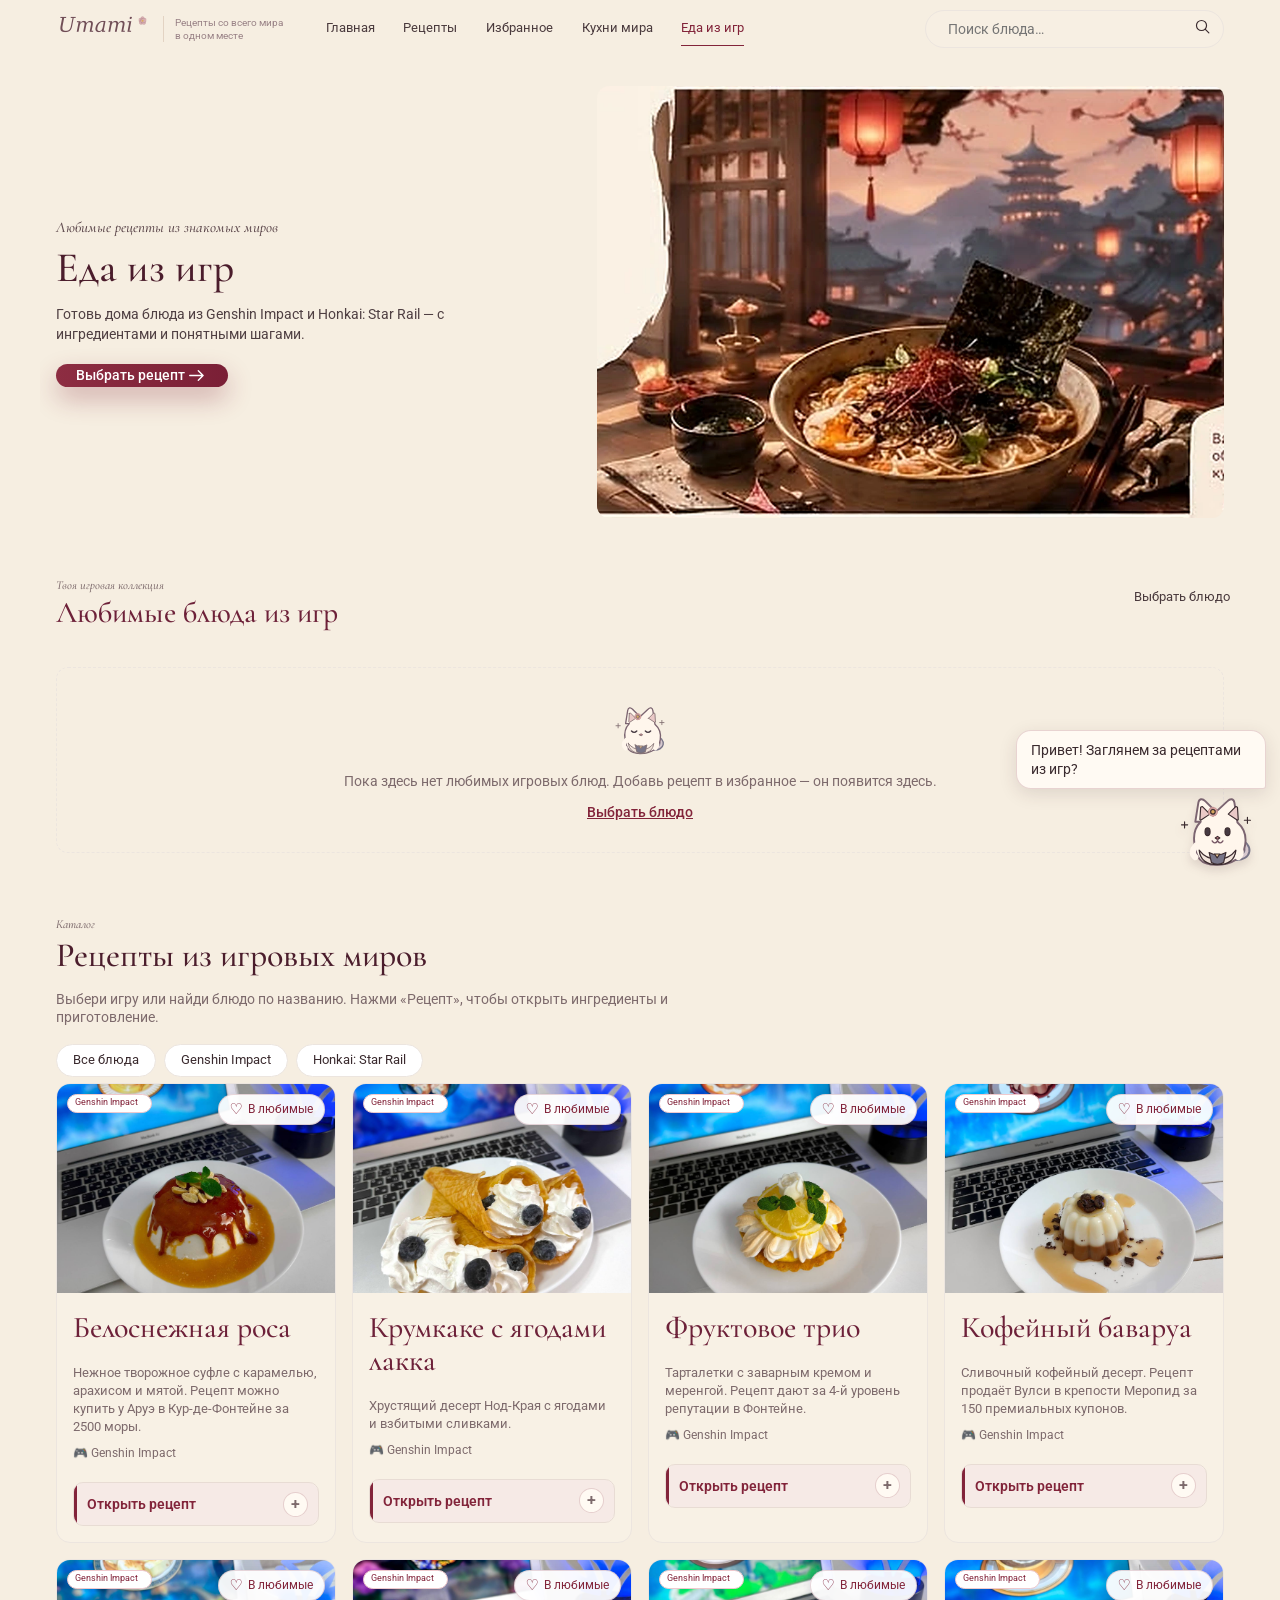
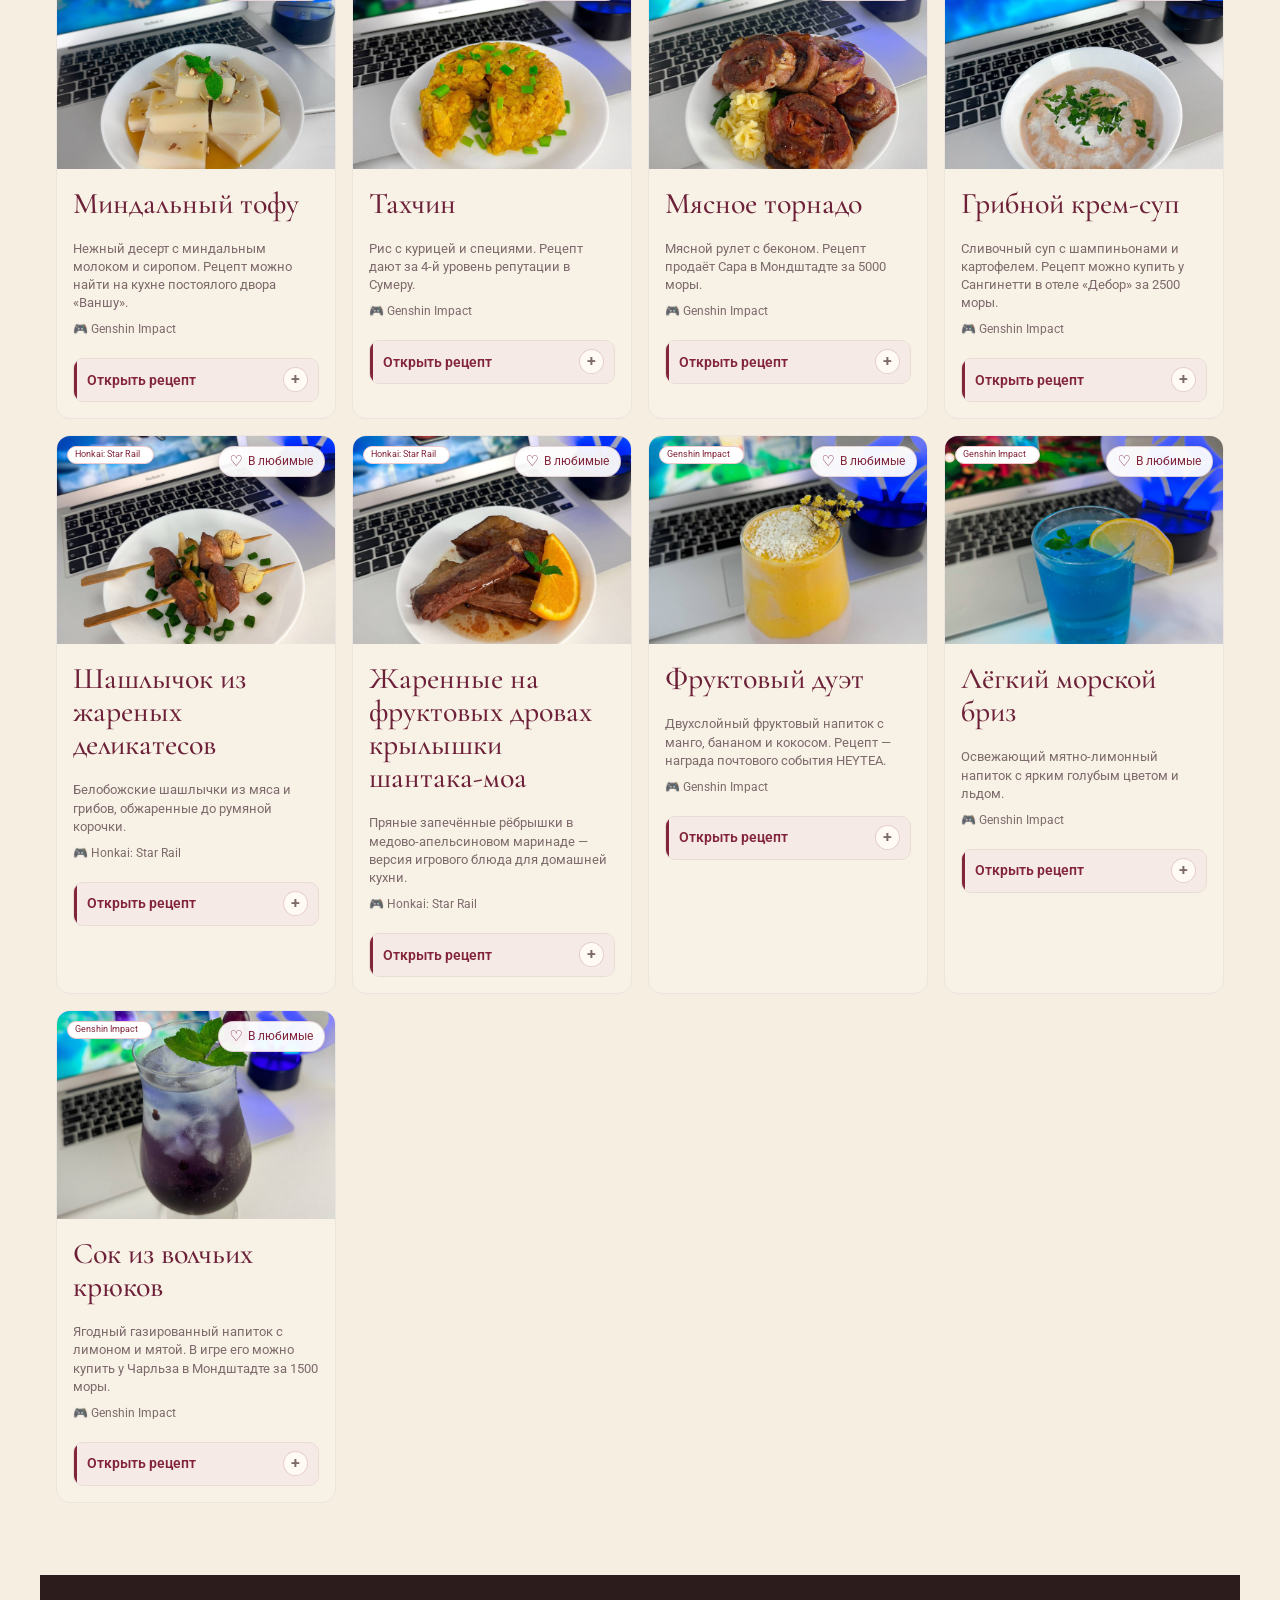
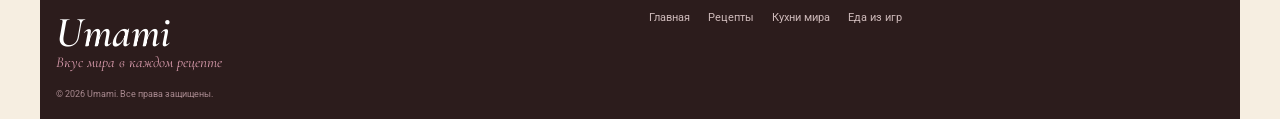
<file: games.html>
<!DOCTYPE html>
<html lang="ru">
<head>
<meta charset="UTF-8">
<meta name="viewport" content="width=device-width, initial-scale=1">
<meta name="description" content="Рецепты блюд из Genshin Impact и Honkai: Star Rail, которые можно приготовить дома.">
<title>Еда из игр — Umami</title>
<link rel="preconnect" href="https://fonts.googleapis.com">
<link href="https://fonts.googleapis.com/css2?family=Cormorant+Garamond:ital,wght@0,500;0,600;1,500;1,600&family=Roboto:wght@400;500&display=swap" rel="stylesheet">
<link rel="stylesheet" href="css/style.css">
</head>
<body>
<div class="page page-sub page-onepage" id="top">
<header class="header">
  <a class="logo" href="index.html#top" aria-label="Umami — на главную"><img src="assets/images/logo.webp" alt="Umami"><small>Рецепты со всего мира<br>в одном месте</small></a>
  <button class="burger" id="burger" aria-label="Открыть меню" aria-expanded="false"><span></span><span></span><span></span></button>
  <nav class="nav" id="nav">
    <a href="index.html#top">Главная</a>
    <a href="index.html#recipeCatalog">Рецепты</a>
    <a href="#gameFavorites">Избранное</a>
    <a href="index.html#cuisines">Кухни мира</a>
    <a href="games.html" class="active" aria-current="page">Еда из игр</a>
  </nav>
  <form class="search" id="searchForm" role="search">
    <input type="search" id="search" placeholder="Поиск блюда…" aria-label="Поиск блюда">
    <button aria-label="Искать"><svg viewBox="0 0 24 24"><circle cx="11" cy="11" r="6.5"/><path d="m16 16 4.500 4.500"/></svg></button>
  </form>
</header>

<section class="hero">
  <div class="hero-text">
    <p class="kicker">Любимые рецепты из знакомых миров</p>
    <h1>Еда из игр</h1>
    <p class="lead">Готовь дома блюда из Genshin Impact и Honkai: Star Rail — с ингредиентами и понятными шагами.</p>
    <a class="btn" href="#gameRecipes"><span>Выбрать рецепт</span><svg class="go" viewBox="0 0 24 24"><path d="M5 12h14m-5-5 5 5-5 5"/></svg></a>
  </div>
  <img class="hero-img" src="assets/images/hero.webp" alt="Вдохновение для приготовления новых блюд">
</section>

<section class="sec pop-sec" id="gameFavorites">
  <p class="kicker">Твоя игровая коллекция</p>
  <h2>Любимые блюда из игр</h2>
  <a href="#gameRecipes" class="more">Выбрать блюдо</a>
  <div class="recipe-grid favorite-grid" id="gameFavoriteList" aria-live="polite"></div>
  <p id="gameFavoriteStatus" class="game-empty" role="status" aria-live="polite"></p>
  <div class="empty favorite-empty" id="gameFavoritesEmpty">
    <p>Пока здесь нет любимых игровых блюд. Добавь рецепт в избранное — он появится здесь.</p>
    <a class="favorite-empty-link" href="#gameRecipes">Выбрать блюдо</a>
  </div>
</section>

<section class="sec all-sec" id="gameRecipes">
  <p class="kicker">Каталог</p>
  <h1>Рецепты из игровых миров</h1>
  <p class="lead-sub">Выбери игру или найди блюдо по названию. Нажми «Рецепт», чтобы открыть ингредиенты и приготовление.</p>
  <div class="qnav" id="gameFilters" aria-label="Фильтр по игре">
    <button class="qchip" type="button" data-game-filter="all" aria-pressed="true">Все блюда</button>
    <button class="qchip" type="button" data-game-filter="genshin" aria-pressed="false">Genshin Impact</button>
    <button class="qchip" type="button" data-game-filter="hsr" aria-pressed="false">Honkai: Star Rail</button>
  </div>
  <div class="recipe-grid" id="gameRecipeList" aria-live="polite"></div>
  <p class="game-empty" id="gameEmpty" hidden>Ничего не найдено. Попробуй изменить поиск или выбрать другую игру.</p>
</section>

<footer class="footer">
  <div class="flogo"><span class="logo-t">Umami</span><small>Вкус мира в каждом рецепте</small></div>
  <nav class="fnav"><a href="index.html#top">Главная</a><a href="index.html#recipeCatalog">Рецепты</a><a href="index.html#cuisines">Кухни мира</a><a href="games.html" aria-current="page">Еда из игр</a></nav>
  <p class="copy">© 2026 Umami. Все права защищены.</p>
</footer>
</div>
<script src="js/mascot.js"></script>
<script src="js/recipe-viewer.js"></script>
<script src="js/game-food.js"></script>
</body>
</html>
</file>
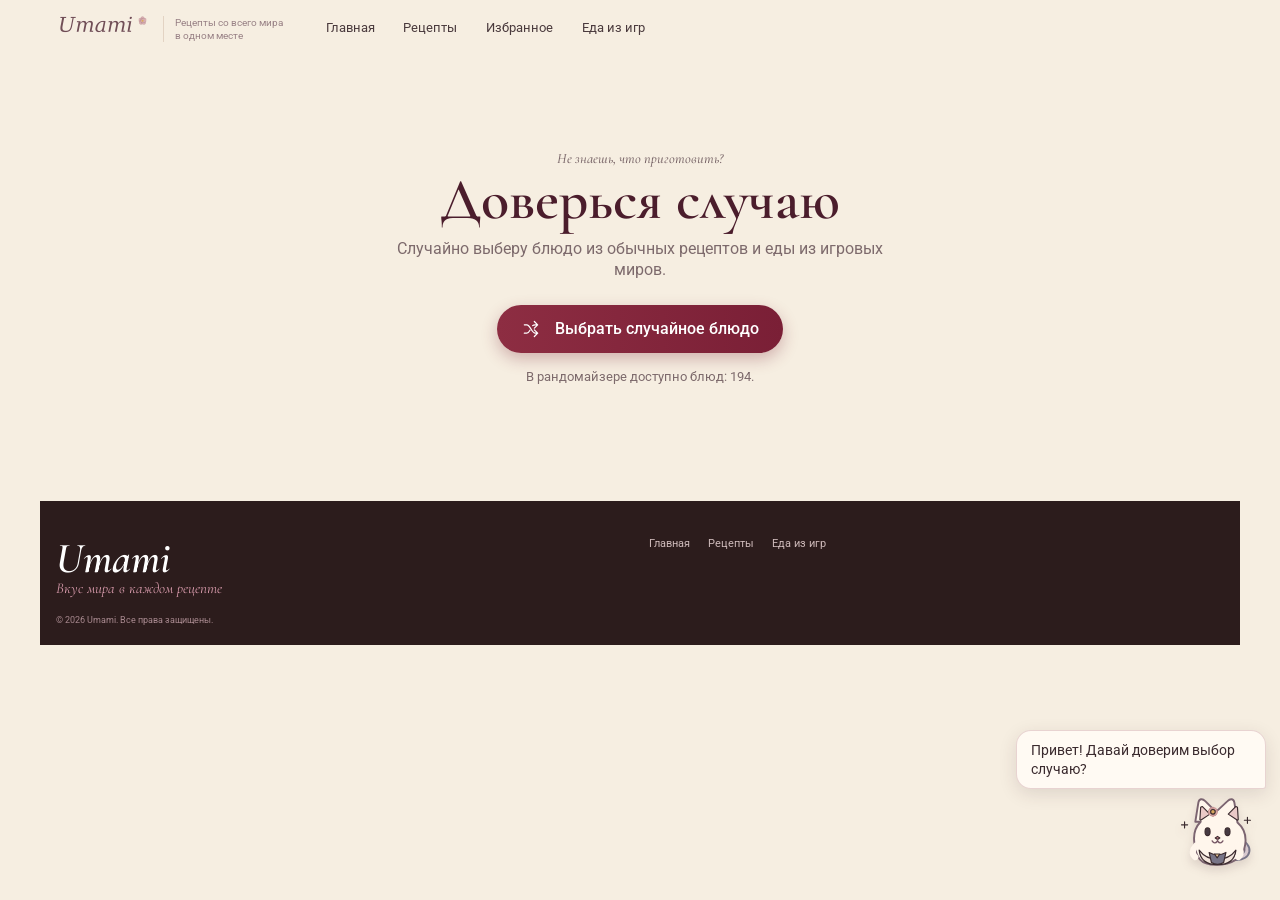
<file: randomizer.html>
<!DOCTYPE html>
<html lang="ru">
<head>
<meta charset="UTF-8">
<meta name="viewport" content="width=device-width, initial-scale=1">
<meta name="description" content="Случайный выбор рецепта из каталога Umami и еды из игр.">
<title>Случайный рецепт — Umami</title>
<link rel="preconnect" href="https://fonts.googleapis.com">
<link href="https://fonts.googleapis.com/css2?family=Cormorant+Garamond:ital,wght@0,500;0,600;1,500;1,600&family=Roboto:wght@400;500&display=swap" rel="stylesheet">
<link rel="stylesheet" href="css/style.css">
</head>
<body>
<div class="page page-sub page-onepage" id="top">
<header class="header">
  <a class="logo" href="index.html#top" aria-label="Umami — на главную"><img src="assets/images/logo.webp" alt="Umami"><small>Рецепты со всего мира<br>в одном месте</small></a>
  <button class="burger" id="burger" aria-label="Открыть меню" aria-expanded="false"><span></span><span></span><span></span></button>
  <nav class="nav" id="nav">
    <a href="index.html#top">Главная</a>
    <a href="index.html#recipeCatalog">Рецепты</a>
    <a href="index.html#recipes">Избранное</a>
    <a href="games.html">Еда из игр</a>
  </nav>
</header>

<main class="randomizer-page">
  <section class="randomizer-intro">
    <p class="kicker">Не знаешь, что приготовить?</p>
    <h1>Доверься случаю</h1>
    <p>Случайно выберу блюдо из обычных рецептов и еды из игровых миров.</p>
    <button class="btn randomize-button" id="randomize" type="button" disabled>
      <svg viewBox="0 0 24 24" aria-hidden="true"><path d="M4 7h3c4 0 6 10 10 10h3m-4-4 4 4-4 4M4 17h3c1.5 0 2.7-1.6 3.8-3.5M14 8c1-1 1.8-1 3-1h3m-4-4 4 4-4 4"/></svg>
      <span>Загружаю рецепты…</span>
    </button>
    <p class="randomizer-status" id="randomizerStatus" role="status" aria-live="polite">Собираю блюда из каталога…</p>
  </section>

  <section class="random-result" id="randomResult" aria-live="polite" hidden>
    <a class="random-result-link" id="randomResultLink">
      <img class="random-result-image" id="randomResultImage" alt="">
      <span class="random-result-content">
        <span class="kicker" id="randomResultCategory"></span>
        <strong id="randomResultTitle"></strong>
        <span id="randomResultDescription"></span>
        <span class="random-result-cta">Открыть рецепт <span aria-hidden="true">→</span></span>
      </span>
    </a>
  </section>
</main>

<footer class="footer">
  <div class="flogo"><span class="logo-t">Umami</span><small>Вкус мира в каждом рецепте</small></div>
  <nav class="fnav"><a href="index.html#top">Главная</a><a href="index.html#recipeCatalog">Рецепты</a><a href="games.html">Еда из игр</a></nav>
  <p class="copy">© 2026 Umami. Все права защищены.</p>
</footer>
</div>
<script src="js/mascot.js"></script>
<script src="js/game-food.js"></script>
<script src="js/randomizer.js"></script>
</body>
</html>
</file>
<file: css/style.css>
/* База (планшет/телефон) — гибкая вёрстка. Десктоп ≥1024px — точная раскладка референса: 1rem = 10px макета 896px */
:root {
  --bg: #f6eee1;
  --wine: #82243a;
  --h1: #4b1d2c;
  --h2: #6d2139;
  --ink: #3a2a2e;
  --mute: #7d6a6c;
  --line: #ece5df;
  --banner: #f2e5d4;
  --foot: #2c1c1c;
  --serif: "Cormorant Garamond", Georgia, serif;
  --sans: "Roboto", system-ui, sans-serif;
}
* {
  box-sizing: border-box;
  margin: 0;
}
[hidden] {
  display: none !important;
}
html {
  scroll-behavior: smooth;
  scroll-padding-top: 60px;
}
body {
  font-family: var(--sans);
  color: var(--ink);
  background: var(--bg);
  font-size: 15px;
  line-height: 1.45;
  overflow-x: hidden;
}
img {
  display: block;
  max-width: 100%;
}
a {
  color: inherit;
  text-decoration: none;
}
button {
  font: inherit;
  cursor: pointer;
  border: 0;
  background: none;
  color: inherit;
}
:focus-visible {
  outline: 2px solid var(--wine);
  outline-offset: 2px;
}
svg {
  fill: none;
  stroke: currentColor;
  stroke-width: 1.5;
  stroke-linecap: round;
  stroke-linejoin: round;
}
.page {
  position: relative;
  overflow: hidden;
}
.deco {
  display: none;
}
.header {
  position: sticky;
  top: 0;
  z-index: 20;
  display: flex;
  flex-wrap: wrap;
  align-items: center;
  gap: 10px 14px;
  padding: 10px 16px;
  background: var(--bg);
}
.logo {
  display: flex;
  align-items: center;
}
.logo img {
  height: 38px;
  width: auto;
}
.logo small {
  display: none;
}
.burger {
  display: flex;
  flex-direction: column;
  gap: 5px;
  margin-left: auto;
  padding: 8px;
}
.burger span {
  width: 22px;
  height: 2px;
  background: var(--wine);
}
.nav {
  display: none;
  order: 9;
  width: 100%;
  flex-direction: column;
  gap: 4px;
}
.nav.open {
  display: flex;
}
.nav a {
  padding: 8px 0;
}
.nav a.active {
  color: var(--wine);
  font-weight: 500;
}
.search {
  display: flex;
  align-items: center;
  order: 8;
  flex: 1 1 100%;
  border: 1px solid var(--line);
  border-radius: 30px;
  padding: 0 6px 0 14px;
  background: var(--bg);
}
.search input {
  flex: 1;
  min-width: 0;
  border: 0;
  background: none;
  padding: 9px 0;
  font: 14px var(--sans);
  outline: 0;
}
.search svg,
.profile svg {
  width: 18px;
  height: 18px;
}
.search button {
  padding: 6px;
}
.profile {
  padding: 6px;
}
.profile svg {
  width: 24px;
  height: 24px;
}
.kicker {
  font: italic 500 16px var(--serif);
  color: var(--mute);
}
.hero {
  padding: 10px 16px 0;
}
.hero-text {
  margin-bottom: 20px;
}
.hero h1 {
  font: 500 42px/1.05 var(--serif);
  color: var(--h1);
  margin: 10px 0 14px;
}
.lead {
  color: var(--mute);
  max-width: 360px;
  margin-bottom: 20px;
  font-size: 14px;
}
.btn {
  display: inline-flex;
  align-items: center;
  gap: 14px;
  background: linear-gradient(90deg, #8d2d42, #7a1f36);
  color: #fff;
  padding: 14px 24px;
  border-radius: 40px;
  font-weight: 500;
  box-shadow: 0 6px 16px rgba(122, 35, 56, 0.3);
  transition: transform 0.2s;
}
.btn:hover {
  transform: translateY(-2px);
}
.btn svg {
  width: 18px;
  height: 18px;
}
.btn.small {
  padding: 10px 18px;
  font-size: 13px;
  box-shadow: none;
}
.spark {
  opacity: 0.9;
}
.hero-img {
  width: 100%;
  border-radius: 12px;
}
.entry-links {
  display: grid;
  grid-template-columns: repeat(2, minmax(0, 1fr));
  gap: 14px;
  padding: 8px 16px 0;
  max-width: 1200px;
  margin: 0 auto;
}
.entry-card {
  min-width: 0;
  min-height: 82px;
  display: flex;
  align-items: center;
  gap: 14px;
  padding: 10px 16px 10px 10px;
  border: 1px solid #e7dcd3;
  border-radius: 15px;
  background: linear-gradient(110deg, #fffaf3, #f2e5d4);
  box-shadow: 0 5px 16px rgba(80, 40, 50, 0.07);
  transition:
    transform 0.2s,
    box-shadow 0.2s,
    border-color 0.2s;
}
.entry-card:hover {
  transform: translateY(-2px);
  border-color: #d7b9b3;
  box-shadow: 0 9px 22px rgba(80, 40, 50, 0.12);
}
.entry-card > img {
  flex: 0 0 60px;
  width: 60px;
  height: 60px;
  object-fit: cover;
  border-radius: 11px;
}
.entry-copy {
  min-width: 0;
  display: grid;
  gap: 3px;
}
.entry-copy strong {
  color: var(--h2);
  font: 600 18px/1.1 var(--serif);
}
.entry-copy small {
  color: var(--mute);
  font-size: 12px;
  line-height: 1.35;
}
.entry-card > svg {
  flex: 0 0 20px;
  width: 20px;
  height: 20px;
  margin-left: auto;
  color: var(--wine);
}
.leaf {
  display: none;
}
.sec {
  padding: 30px 16px 0;
  position: relative;
}
.sec h2 {
  font: 500 28px/1.1 var(--serif);
  color: var(--h2);
}
.fh,
.fh2,
.fb,
.pagoda,
.more {
  display: none;
}
.cats {
  display: grid;
  grid-template-columns: repeat(2, 1fr);
  gap: 12px;
  margin-top: 16px;
}
.cat {
  padding: 0;
  position: relative;
  border-radius: 14px;
  overflow: hidden;
  color: #fff;
  text-align: left;
  background: linear-gradient(var(--t), var(--b));
  display: block;
  min-height: 210px;
}
.cat .ph {
  position: absolute;
  left: 0;
  top: 0;
  width: 100%;
  aspect-ratio: 1.3;
  object-fit: cover;
}
.cat .ic {
  position: absolute;
  left: 10px;
  bottom: 12px;
  width: 30px;
}
.cat b {
  position: absolute;
  left: 46px;
  bottom: 28px;
  font-weight: 400;
  font-size: 14px;
}
.cat span {
  position: absolute;
  left: 46px;
  bottom: 10px;
  font-size: 11px;
  opacity: 0.85;
}
.cards {
  display: grid;
  grid-template-columns: repeat(2, 1fr);
  gap: 12px;
  margin-top: 16px;
}
.card {
  position: relative;
  background: var(--bg);
  border: 1px solid var(--line);
  border-radius: 10px;
  overflow: hidden;
  padding-bottom: 12px;
}
.card .ph {
  aspect-ratio: 1.4;
  width: 100%;
  object-fit: cover;
}
.card h3 {
  font: 500 15px var(--sans);
  padding: 10px 12px 6px;
}
.tag {
  margin-left: 12px;
  font-size: 11px;
  color: var(--wine);
  background: #fbe9ea;
  border: 1px solid #efc9cd;
  border-radius: 10px;
  padding: 1px 9px;
  display: inline-block;
}
.meta {
  display: flex;
  gap: 14px;
  align-items: center;
  padding: 10px 12px 0;
  font-size: 12px;
  color: var(--mute);
}
.meta span {
  display: flex;
  gap: 4px;
  align-items: center;
}
.meta svg {
  width: 12px;
}
.open {
  margin-left: auto;
  width: 24px;
  height: 24px;
  border-radius: 50%;
  background: var(--wine);
  color: #fff;
  display: grid;
  place-items: center;
}
.open svg {
  width: 12px;
}
.fav {
  position: absolute;
  top: 8px;
  right: 8px;
  width: 30px;
  height: 30px;
  border-radius: 50%;
  background: rgba(255, 248, 238, 0.92);
  display: grid;
  place-items: center;
  color: var(--wine);
}
.fav svg {
  width: 15px;
}
.fav[aria-pressed="true"] svg {
  fill: var(--wine);
}
.empty {
  grid-column: 1/-1;
  padding: 30px;
  text-align: center;
  color: var(--mute);
  border: 1px dashed var(--line);
  border-radius: 12px;
}
.empty button {
  color: var(--wine);
  text-decoration: underline;
}
.promo {
  background: linear-gradient(90deg, var(--banner), var(--bg));
  border-radius: 14px;
  overflow: hidden;
}
.street {
  width: 100%;
  height: 180px;
  object-fit: cover;
}
.promo-text {
  padding: 20px;
  display: flex;
  flex-direction: column;
  gap: 10px;
  align-items: flex-start;
}
.promo h2 {
  font: 500 28px/1.05 var(--serif);
  color: var(--h1);
}
.pp {
  font-size: 13px;
  color: var(--mute);
}
.why h3 {
  font: italic 500 22px var(--serif);
  color: var(--h2);
  margin-bottom: 14px;
}
.why-grid {
  display: grid;
  gap: 18px;
}
.why-grid div {
  display: grid;
  grid-template-columns: 50px 1fr;
  column-gap: 12px;
}
.why i {
  grid-row: span 2;
  width: 44px;
  height: 44px;
  border-radius: 50%;
  background: #fbeeea;
  border: 1px solid #efd9d3;
  display: grid;
  place-items: center;
  color: var(--wine);
}
.why i svg {
  width: 22px;
}
.why b {
  font-size: 13px;
  font-weight: 500;
  align-self: end;
}
.why span {
  font-size: 12px;
  color: var(--mute);
}
.footer {
  position: relative;
  margin-top: 50px;
  background: var(--foot);
  color: #e9d9d6;
  padding: 36px 16px 18px;
  display: grid;
  gap: 18px;
}
.wave {
  position: absolute;
  left: 0;
  top: -15px;
  width: 100%;
  height: 16px;
  fill: var(--foot);
  stroke: none;
}
.logo-t {
  font: italic 600 34px var(--serif);
  color: #fff;
}
.bud {
  width: 14px;
  vertical-align: top;
}
.flogo small {
  display: block;
  color: #d9a9b4;
  font: italic 14px var(--serif);
}
.fnav {
  display: flex;
  flex-wrap: wrap;
  gap: 6px 18px;
  font-size: 13px;
  color: #cdb6b6;
}
.social {
  display: flex;
  gap: 12px;
}
.social svg {
  width: 18px;
}
.sub label {
  font-size: 12px;
  color: #c9a9ae;
  display: block;
  margin-bottom: 6px;
}
.sub div {
  display: flex;
  background: rgba(255, 255, 255, 0.1);
  border-radius: 24px;
  padding: 3px;
}
.sub input {
  flex: 1;
  min-width: 0;
  background: none;
  border: 0;
  color: #fff;
  padding: 7px 12px;
  outline: 0;
  font: 13px var(--sans);
}
.sub button {
  width: 34px;
  height: 30px;
  border-radius: 15px;
  background: var(--wine);
  color: #fff;
  display: grid;
  place-items: center;
}
.sub button svg {
  width: 14px;
}
#subMsg {
  font-size: 12px;
  min-height: 16px;
  margin-top: 6px;
}
.copy {
  font-size: 11px;
  color: #a98a92;
}
dialog {
  border: 0;
  border-radius: 20px;
  background: var(--bg);
  color: var(--ink);
  width: min(680px, 92vw);
  max-height: 88vh;
  padding: 0;
  overflow: auto;
}
dialog::backdrop {
  background: rgba(44, 28, 28, 0.6);
}
dialog img {
  width: 100%;
  height: 240px;
  object-fit: cover;
}
.mb {
  padding: 22px 26px 28px;
}
.mb h2 {
  font: 500 34px var(--serif);
  color: var(--h2);
}
.mb ul,
.mb ol {
  padding-left: 20px;
  margin: 8px 0 16px;
}
.mb li {
  margin: 5px 0;
}
.mb h4 {
  padding: 7px 10px;
  border-left: 3px solid var(--wine);
  border-radius: 0 8px 8px 0;
  background: rgba(130, 36, 58, 0.08);
  font: 600 19px var(--serif);
  color: var(--h1);
  margin-top: 14px;
}
.close {
  position: absolute;
  top: 10px;
  right: 14px;
  z-index: 2;
  width: 34px;
  height: 34px;
  border-radius: 50%;
  background: var(--bg);
  font-size: 22px;
  color: var(--wine);
}
.toast {
  position: fixed;
  left: 50%;
  bottom: 24px;
  transform: translate(-50%, 30px);
  background: var(--foot);
  color: #fff;
  padding: 10px 20px;
  border-radius: 24px;
  font-size: 13px;
  opacity: 0;
  pointer-events: none;
  transition: 0.3s;
  z-index: 50;
}
.toast.show {
  opacity: 1;
  transform: translate(-50%, 0);
}
#auth {
  width: min(400px, 92vw);
  border-radius: 20px;
  padding: 0;
}
.auth-box {
  padding: 34px 32px 26px;
  text-align: center;
}
.auth-bud {
  display: inline-grid;
  place-items: center;
  width: 52px;
  height: 52px;
  border-radius: 50%;
  background: #fbeeea;
  margin-bottom: 10px;
}
.auth-bud svg {
  width: 24px;
}
.auth-box h2 {
  font: 500 30px var(--serif);
  color: var(--h2);
}
.auth-sub {
  font-size: 13px;
  color: var(--mute);
  margin: 6px 0 20px;
}
.field {
  text-align: left;
  margin-bottom: 14px;
}
.field label {
  display: block;
  font-size: 12px;
  color: var(--mute);
  margin-bottom: 5px;
}
.field input {
  width: 100%;
  border: 1px solid var(--line);
  border-radius: 12px;
  background: #fff;
  padding: 11px 14px;
  font: 14px var(--sans);
  outline: 0;
  transition: border-color 0.2s;
}
.field input:focus {
  border-color: var(--wine);
}
.field:last-of-type input {
  padding-right: 44px;
}
#passEye {
  position: absolute;
  transform: translate(-36px, 32px);
  opacity: 0.55;
  font-size: 14px;
}
#authMsg {
  font-size: 12px;
  min-height: 16px;
  margin: 4px 0 10px;
  text-align: left;
}
.auth-btn {
  width: 100%;
  background: linear-gradient(90deg, #8d2d42, #7a1f36);
  color: #fff;
  padding: 13px;
  border-radius: 30px;
  font-weight: 500;
  font-size: 14px;
  box-shadow: 0 6px 16px rgba(122, 35, 56, 0.3);
  transition: transform 0.2s;
}
.auth-btn:hover {
  transform: translateY(-2px);
}
.auth-switch {
  font-size: 13px;
  color: var(--mute);
  margin-top: 16px;
}
.auth-switch button {
  color: var(--wine);
  text-decoration: underline;
  font-size: 13px;
}
.auth-note {
  font-size: 11px;
  color: #b3a29f;
  margin-top: 14px;
}
.profile {
  display: flex;
  align-items: center;
  gap: 8px;
}
.profile .uname {
  display: none;
  font-size: 13px;
  font-weight: 500;
  color: var(--wine);
  white-space: nowrap;
}
/* страница всех рецептов */
.all-sec {
  padding: 30px 16px;
}
.all-sec h1 {
  font: 500 34px/1.1 var(--serif);
  color: var(--h1);
  margin: 6px 0 16px;
}
.filters {
  display: flex;
  flex-wrap: wrap;
  gap: 8px;
  margin-bottom: 18px;
}
.chip {
  border: 1px solid var(--line);
  background: #fff;
  border-radius: 20px;
  padding: 7px 16px;
  font-size: 13px;
  color: var(--ink);
  transition: 0.2s;
}
.chip:hover {
  border-color: var(--wine);
  color: var(--wine);
}
.chip.on {
  background: var(--wine);
  border-color: var(--wine);
  color: #fff;
}
.recipe-grid {
  display: grid;
  grid-template-columns: repeat(auto-fill, minmax(250px, 1fr));
  gap: 16px;
  margin-top: 6px;
}
.show-all {
  display: block;
  margin: 24px auto 0;
  padding: 11px 22px;
  border: 1px solid var(--wine);
  border-radius: 24px;
  background: var(--wine);
  color: #fff;
  font-weight: 500;
  transition:
    background 0.2s,
    transform 0.2s;
}
.show-all:hover {
  background: #6f1d31;
  transform: translateY(-2px);
}
.rcard {
  background: #f8f1e5;
  border: 1px solid var(--line);
  border-radius: 14px;
  overflow: hidden;
  display: flex;
  flex-direction: column;
  transition:
    transform 0.2s,
    box-shadow 0.2s;
}
.rcard:hover {
  transform: translateY(-0.3rem);
  box-shadow: 0 1rem 2rem rgba(80, 40, 50, 0.15);
}
.rimg {
  position: relative;
}
.favorite-toggle {
  position: absolute;
  z-index: 2;
  top: 10px;
  right: 10px;
  display: inline-flex;
  align-items: center;
  gap: 5px;
  max-width: calc(100% - 20px);
  padding: 7px 11px;
  border: 1px solid rgba(130, 36, 58, 0.18);
  border-radius: 20px;
  background: rgba(255, 255, 255, 0.94);
  color: var(--wine);
  font-size: 12px;
  line-height: 1.2;
  box-shadow: 0 2px 8px rgba(58, 42, 46, 0.12);
}
.favorite-toggle[aria-pressed="true"] {
  border-color: var(--wine);
  background: var(--wine);
  color: #fff;
}
.favorite-toggle span:first-child {
  font-size: 15px;
  line-height: 1;
}
.rimg img {
  width: 100%;
  aspect-ratio: 4/3;
  object-fit: cover;
  display: block;
}
.rimg .tag {
  position: absolute;
  left: 10px;
  top: 10px;
  margin: 0;
  background: #fff;
}
.rbody {
  padding: 14px 16px 16px;
  display: flex;
  flex-direction: column;
  gap: 2px;
  flex: 1;
}
.rbody h2 {
  font: 500 20px var(--serif);
  color: var(--h2);
}
.rdesc {
  font-size: 13px;
  color: var(--mute);
  line-height: 1.4;
  margin: 2px 0 4px;
}
.rmeta {
  display: flex;
  flex-wrap: wrap;
  gap: 4px 12px;
  font-size: 12px;
  color: var(--mute);
  margin: 4px 0 8px;
}
.rdet {
  margin-top: 10px;
  overflow: hidden;
  border: 1px solid #e8dcd4;
  border-radius: 10px;
  background: #fffaf3;
}
.rdet summary {
  cursor: pointer;
  min-height: 42px;
  padding: 8px 10px;
  border-left: 3px solid var(--wine);
  background: rgba(130, 36, 58, 0.07);
  font: 600 14px/1.3 var(--sans);
  color: var(--wine);
  list-style: none;
  display: flex;
  align-items: center;
  gap: 6px;
  transition: background 0.2s;
}
.rdet summary:hover,
.rdet[open] summary {
  background: rgba(130, 36, 58, 0.12);
}
.rdet summary::-webkit-details-marker {
  display: none;
}
.rdet summary::after {
  content: "+";
  margin-left: auto;
  flex: 0 0 23px;
  width: 23px;
  height: 23px;
  display: grid;
  place-items: center;
  border: 1px solid rgba(130, 36, 58, 0.2);
  border-radius: 50%;
  background: #fffaf3;
  font-size: 16px;
  color: var(--mute);
}
.rdet[open] summary::after {
  content: "–";
}
.rdet summary b {
  padding: 2px 7px;
  border-radius: 12px;
  background: #fffaf3;
  font-weight: 400;
  color: var(--mute);
  font-size: 12px;
}
.rdet-section-title {
  margin: 0;
  padding: 10px 14px 0;
  font: 600 14px/1.3 var(--sans);
  color: var(--wine);
}
.rdet .ring,
.rdet .rsteps {
  padding: 4px 14px 10px 32px;
  margin: 0;
}
.ring {
  padding-left: 18px;
  margin: 8px 0 4px;
}
.ring li,
.rsteps li {
  margin: 3px 0;
  font-size: 13px;
  line-height: 1.45;
}
.rsteps {
  padding-left: 18px;
  margin: 8px 0 4px;
}
.favorite-grid {
  margin-top: 18px;
}
.favorite-empty {
  margin-top: 18px;
}
.favorite-empty p {
  margin-bottom: 12px;
}
.favorite-empty button {
  color: var(--wine);
  font-weight: 500;
  text-decoration: underline;
}
.favorite-empty-link {
  color: var(--wine);
  font-weight: 500;
  text-decoration: underline;
}
.game-empty {
  margin-top: 20px;
  color: var(--mute);
}
@media (min-width: 640px) {
  .cats {
    grid-template-columns: repeat(3, 1fr);
  }
  .cards {
    grid-template-columns: repeat(3, 1fr);
  }
  .why-grid {
    grid-template-columns: 1fr 1fr;
  }
  .footer {
    grid-template-columns: 1fr 1fr;
  }
}

@media (min-width: 1024px) {
  html {
    font-size: clamp(10px, calc(100vw / 89.6), 17.86px);
    scroll-padding-top: 6rem;
  }
  body {
    font-size: 1rem;
    line-height: 1.3;
  }
  .page {
    width: 89.6rem;
    margin: 0 auto;
    height: 120rem;
  }
  .burger,
  .fh,
  .fh2,
  .fb,
  .pagoda,
  .more,
  .deco,
  .leaf {
    display: block;
  }
  .header {
    position: sticky;
    height: 5rem;
    padding: 0.4rem 0 0 6.8rem;
    gap: 0;
    flex-wrap: nowrap;
  }
  .logo {
    width: 18.2rem;
  }
  .logo img {
    height: 3.8rem;
  }
  .logo small {
    display: block;
    white-space: nowrap;
    margin: 0.1rem 0 0 0.9rem;
    padding-left: 0.8rem;
    border-left: 1px solid #e3d3c3;
    font-size: 0.68rem;
    line-height: 1.35;
    color: #9a8387;
  }
  .burger {
    display: none;
  }
  .nav {
    display: flex;
    order: 0;
    width: auto;
    flex-direction: row;
    gap: 2rem;
    margin-left: 7.2rem;
    font-size: 0.9rem;
  }
  .nav a {
    padding: 0.6rem 0;
    border-bottom: 0.1rem solid transparent;
    color: #4a3a3d;
  }
  .nav a:hover {
    color: var(--wine);
  }
  .nav a.active {
    border-color: var(--wine);
    color: var(--wine);
    font-weight: 400;
  }
  .search {
    order: 0;
    flex: none;
    width: 20.9rem;
    height: 2.3rem;
    margin-left: 6.7rem;
    padding: 0 0.4rem 0 1.5rem;
    background: #f7efe3;
  }
  .search input {
    font-size: 0.95rem;
    padding: 0;
  }
  .search svg {
    width: 1.3rem;
    height: 1.3rem;
  }
  .profile {
    margin-left: 1.7rem;
  }
  .profile svg {
    width: 2.2rem;
    height: 2.2rem;
  }
  .profile .uname {
    display: inline;
  }
  .kicker {
    font-size: 1rem;
  }
  .hero {
    position: relative;
    height: 26.2rem;
    padding: 0;
  }
  .hero-text {
    margin: 0;
  }
  .hero .kicker {
    position: absolute;
    left: 7rem;
    top: 4.2rem;
    font-size: 1.05rem;
    color: #5f4a4e;
  }
  .hero h1 {
    position: absolute;
    left: 6.9rem;
    top: 6.5rem;
    margin: 0;
    font-size: 3.5rem;
    line-height: 3.35rem;
    width: 30rem;
    letter-spacing: -0.01em;
  }
  .lead {
    position: absolute;
    left: 7rem;
    top: 13.8rem;
    width: 26rem;
    margin: 0;
    font-size: 0.95rem;
    line-height: 1.4rem;
    color: #4f3f42;
  }
  .hero .btn {
    position: absolute;
    left: 6.9rem;
    top: 18.8rem;
    width: 15.6rem;
    height: 3.2rem;
    padding: 0 1.4rem;
    gap: 0;
    justify-content: space-between;
    font-size: 1rem;
    box-shadow: 0 0.8rem 1.8rem rgba(130, 36, 58, 0.32);
  }
  .btn .spark {
    width: 1.6rem;
    height: 1.6rem;
    margin-right: 0.8rem;
  }
  .btn span {
    flex: 1;
    white-space: nowrap;
  }
  .btn .go {
    width: 1.6rem;
    height: 1.6rem;
  }
  .hero-img {
    position: absolute;
    left: 38rem;
    top: -0.2rem;
    width: 45.6rem;
    height: 26.6rem;
    max-width: none;
    border-radius: 0;
  }
  .leaf {
    position: absolute;
    left: 78.2rem;
    top: 18.2rem;
    width: 7.8rem;
    height: 8.1rem;
    background: #f6e4d6;
    border-radius: 90% 0 0 0;
    padding: 3.2rem 0 0 1.3rem;
    color: var(--wine);
    font: italic 500 1.15rem/1.15rem var(--serif);
  }
  .leaf span {
    display: block;
    width: 5.5rem;
  }
  .leaf svg {
    position: absolute;
    left: 2.4rem;
    top: 6.2rem;
    width: 1.4rem;
  }
  .sec {
    position: absolute;
    left: 0;
    width: 89.6rem;
    padding: 0;
  }
  .sec h2 {
    position: absolute;
    font-size: 2.3rem;
    line-height: 2.4rem;
    white-space: nowrap;
  }
  .sec .kicker {
    position: absolute;
    font-size: 0.85rem;
    white-space: nowrap;
  }
  .cats-sec {
    top: 31.2rem;
    height: 24.8rem;
  }
  .cats-sec .kicker {
    left: 7rem;
    top: 1.7rem;
  }
  .cats-sec h2 {
    left: 7rem;
    top: 2.9rem;
  }
  .fh {
    position: absolute;
    left: 30.2rem;
    top: 2.2rem;
    width: 6.2rem;
  }
  .more {
    position: absolute;
    display: flex;
    align-items: center;
    gap: 0.6rem;
    font-size: 0.95rem;
    color: #4a3a3d;
    white-space: nowrap;
  }
  .more svg {
    width: 1.4rem;
  }
  .cats-sec .more {
    left: 74.6rem;
    top: 3.4rem;
  }
  .cats {
    position: absolute;
    inset: 6.6rem 0 0 0;
    display: block;
    margin: 0;
  }
  .cat {
    position: absolute;
    top: 0;
    left: var(--l);
    width: var(--w);
    height: 16rem;
    min-height: 0;
    border-radius: 1.4rem;
    background: linear-gradient(var(--t) 10.6rem, var(--b));
    transition:
      transform 0.25s,
      box-shadow 0.25s;
  }
  .cat:hover,
  .cat.on {
    transform: translateY(-0.4rem);
    box-shadow: 0 1rem 2rem rgba(80, 40, 50, 0.2);
  }
  .cat.on {
    outline: 0.2rem solid var(--wine);
    outline-offset: 0.2rem;
  }
  .cat .ph {
    height: 10.6rem;
    aspect-ratio: auto;
  }
  .cat .ic {
    left: 1rem;
    top: 11rem;
    bottom: auto;
    width: 3.1rem;
    height: 3.2rem;
  }
  .cat b {
    left: 4.5rem;
    top: 11.8rem;
    bottom: auto;
    font-size: 1rem;
    white-space: nowrap;
  }
  .cat span {
    left: 4.5rem;
    top: 13.7rem;
    bottom: auto;
    font-size: 0.72rem;
  }
  .pop-sec {
    top: 56rem;
    height: 25rem;
  }
  .pop-sec .kicker {
    left: 7rem;
    top: 1.1rem;
  }
  .pop-sec h2 {
    left: 7rem;
    top: 2.2rem;
    font-size: 2.15rem;
  }
  .fh2 {
    position: absolute;
    left: 39.5rem;
    top: 2.6rem;
    width: 10.8rem;
  }
  .pop-sec .more {
    left: 76.6rem;
    top: 3rem;
    font-size: 0.9rem;
  }
  .cards {
    position: absolute;
    inset: 6.2rem 0 0 0;
    display: block;
    margin: 0;
  }
  .card {
    position: absolute;
    top: 0;
    left: var(--l);
    width: var(--w);
    height: 17.5rem;
    border-radius: 0.8rem;
    padding: 0;
    background: #f8f1e5;
    transition:
      transform 0.25s,
      box-shadow 0.25s;
  }
  .card:hover {
    transform: translateY(-0.4rem);
    box-shadow: 0 1rem 2rem rgba(80, 40, 50, 0.14);
  }
  .card .ph {
    height: 10.2rem;
    aspect-ratio: auto;
  }
  .card h3 {
    position: absolute;
    left: 1.2rem;
    top: 10.7rem;
    padding: 0;
    font-size: 0.9rem;
    font-weight: 500;
    white-space: nowrap;
  }
  .tag {
    position: absolute;
    left: 1.2rem;
    top: 12.3rem;
    margin: 0;
    height: 1.3rem;
    line-height: 1.1rem;
    font-size: 0.6rem;
    padding: 0 0.9rem 0 0.5rem;
    border-radius: 0.7rem;
    white-space: nowrap;
  }
  .meta {
    position: absolute;
    inset: 14.6rem 0 0 0;
    padding: 0;
    display: block;
    font-size: 0.7rem;
  }
  .meta span {
    position: absolute;
    top: 0.4rem;
    gap: 0.4rem;
  }
  .meta span:nth-child(1) {
    left: 1.2rem;
  }
  .meta span:nth-child(2) {
    left: 7rem;
    white-space: nowrap;
  }
  .meta span:nth-child(1) {
    white-space: nowrap;
  }
  .meta svg {
    width: 1rem;
    height: 1rem;
  }
  .open {
    position: absolute;
    right: 0.9rem;
    top: 0.3rem;
    width: 1.5rem;
    height: 1.5rem;
  }
  .open svg {
    width: 0.8rem;
  }
  .fav {
    top: 0.6rem;
    right: 0.6rem;
    width: 2.2rem;
    height: 2.2rem;
  }
  .fav svg {
    width: 1.1rem;
  }
  .banner-sec {
    top: 81rem;
    height: 19rem;
  }
  .promo {
    position: absolute;
    left: 6.7rem;
    top: 0.5rem;
    width: 76.1rem;
    height: 17rem;
    border-radius: 1.4rem;
    background: var(--banner);
  }
  .street {
    position: absolute;
    left: -0.1rem;
    top: -0.1rem;
    width: 36rem;
    height: 17.3rem;
    max-width: none;
  }
  .promo-text {
    position: absolute;
    inset: 0;
    padding: 0;
    display: block;
  }
  .promo .kicker {
    left: 37.9rem;
    top: 2.1rem;
    font-size: 0.85rem;
  }
  .promo h2 {
    position: absolute;
    left: 37.9rem;
    top: 3.5rem;
    font-size: 2.15rem;
    line-height: 2.1rem;
    color: var(--h1);
  }
  .pp {
    position: absolute;
    left: 37.9rem;
    top: 8.9rem;
    width: 19.2rem;
    font-size: 0.75rem;
    line-height: 1.15rem;
    color: #5a4649;
  }
  .promo .btn {
    position: absolute;
    left: 37.9rem;
    top: 13.2rem;
    width: 12.6rem;
    height: 2.1rem;
    padding: 0 1.2rem;
    justify-content: space-between;
    font-size: 0.75rem;
  }
  .promo .btn .go {
    width: 1.2rem;
    height: 1.2rem;
  }
  .fb {
    position: absolute;
    left: 43.9rem;
    top: 1.2rem;
    width: 4.2rem;
  }
  .pagoda {
    position: absolute;
    left: 59.5rem;
    top: 3.5rem;
    width: 14.6rem;
  }
  .why {
    top: 100rem;
    height: 10rem;
  }
  .why h3 {
    position: absolute;
    left: 7rem;
    top: 0.8rem;
    margin: 0;
    font-size: 1.6rem;
  }
  .why-grid {
    display: block;
  }
  .why-grid div {
    position: absolute;
    top: 3rem;
    display: block;
    height: 5.2rem;
  }
  .why-grid div:nth-child(1) {
    left: 7.2rem;
    width: 12.5rem;
  }
  .why-grid div:nth-child(2) {
    left: 23rem;
    width: 15rem;
  }
  .why-grid div:nth-child(3) {
    left: 40.9rem;
    width: 14.5rem;
  }
  .why-grid div:nth-child(4) {
    left: 58rem;
    width: 15rem;
  }
  .why-grid div:nth-child(n + 2)::before {
    content: "";
    position: absolute;
    left: -2rem;
    top: -0.2rem;
    height: 5.2rem;
    border-left: 1px solid #e3d5c7;
  }
  .why-grid div:nth-child(2)::before {
    left: -2.1rem;
  }
  .why-grid div:nth-child(3)::before {
    left: -2rem;
  }
  .why-grid div:nth-child(4)::before {
    left: -1.7rem;
  }
  .why i {
    position: absolute;
    left: 0;
    top: 0.5rem;
    width: 3.7rem;
    height: 3.7rem;
  }
  .why i svg {
    width: 1.8rem;
  }
  .why b {
    position: absolute;
    left: 4.8rem;
    top: 0.2rem;
    font-size: 0.9rem;
    line-height: 1.1rem;
    font-weight: 500;
    width: 12rem;
  }
  .why span {
    position: absolute;
    left: 4.8rem;
    top: 2.6rem;
    font-size: 0.7rem;
    line-height: 1rem;
    color: #7d6a6c;
    width: 14rem;
  }
  .why-grid div:nth-child(1) b,
  .why-grid div:nth-child(1) span {
    left: 4.8rem;
  }
  .why-grid div:nth-child(3) b,
  .why-grid div:nth-child(3) span {
    left: 4.8rem;
  }
  .footer {
    position: absolute;
    left: 0;
    top: 111rem;
    width: 89.6rem;
    height: 9rem;
    margin: 0;
    padding: 0;
    display: block;
    background: var(--foot);
  }
  .wave {
    top: -1.5rem;
    height: 1.6rem;
  }
  .flogo {
    position: absolute;
    left: 7.3rem;
    top: 1.4rem;
  }
  .logo-t {
    font-size: 3rem;
    line-height: 3rem;
  }
  .bud {
    position: absolute;
    left: 8.2rem;
    top: 0.1rem;
    width: 1.5rem;
  }
  .flogo small {
    position: absolute;
    left: 0.3rem;
    top: 3.8rem;
    font-size: 1.05rem;
    white-space: nowrap;
    color: #d79aab;
  }
  .fnav {
    position: absolute;
    left: 26rem;
    top: 3.2rem;
    gap: 0;
    font-size: 0.75rem;
    color: #cdb9b9;
  }
  .fnav a {
    position: absolute;
    white-space: nowrap;
  }
  .fnav a:nth-child(2) {
    left: 4.9rem;
  }
  .fnav a:nth-child(3) {
    left: 10rem;
  }
  .fnav a:nth-child(4) {
    left: 15.8rem;
  }
  .fnav a:nth-child(5) {
    left: 21.8rem;
  }
  .footer::after {
    content: "";
    position: absolute;
    left: 56.6rem;
    top: 2.6rem;
    height: 3.5rem;
    border-left: 1px solid #6a5558;
  }
  .social {
    position: absolute;
    left: 59.4rem;
    top: 2.1rem;
    gap: 1.2rem;
    display: flex;
  }
  .social a {
    width: 1.4rem;
    height: 1.4rem;
    color: #e8d6d6;
    transition: 0.2s;
  }
  .social a:hover {
    color: #fff;
    transform: translateY(-0.2rem);
  }
  .social svg {
    width: 1.4rem;
  }
  .sub {
    position: absolute;
    left: 70.3rem;
    top: 1.2rem;
    width: 13.2rem;
  }
  .sub label {
    font-size: 0.62rem;
    color: #c79eaa;
    margin: 0 0 0.5rem;
  }
  .sub div {
    height: 1.9rem;
    padding: 0.15rem;
    background: rgba(255, 255, 255, 0.06);
    border: 1px solid #5e4548;
  }
  .sub input {
    font-size: 0.65rem;
    padding: 0 0.9rem;
  }
  .sub button {
    width: 2rem;
    height: 1.5rem;
    border-radius: 0.8rem;
    background: #8f2c42;
  }
  .sub button svg {
    width: 1rem;
  }
  #subMsg {
    position: absolute;
    top: 3.4rem;
    width: 20rem;
    font-size: 0.6rem;
    min-height: 0;
  }
  .copy {
    position: absolute;
    left: 70.3rem;
    top: 7.2rem;
    font-size: 0.6rem;
    color: #a8898f;
    white-space: nowrap;
  }
  .deco {
    position: absolute;
    pointer-events: none;
    max-width: none;
  }
  .dR {
    left: 83.6rem;
    top: 44rem;
    width: 6rem;
  }
  .dR2 {
    left: 77rem;
    top: 100rem;
    width: 12.6rem;
  }
  .dL {
    left: 0;
    top: 55.5rem;
    width: 5.6rem;
  }
}
@media (prefers-reduced-motion: reduce) {
  * {
    transition: none !important;
    scroll-behavior: auto !important;
  }
}

/* ---- Сброс десктопной раскладки главной на внутренних страницах ---- */
.page-sub {
  height: auto !important;
  width: 100%;
}
.page-sub .header {
  height: auto;
  padding: 10px 16px;
  gap: 10px 14px;
  flex-wrap: wrap;
}
.page-sub .logo {
  width: auto;
}
.page-sub .logo img {
  height: 38px;
}
.page-sub .logo small {
  white-space: normal;
  margin: 0 0 0 0.9rem;
  padding-left: 0.8rem;
  font-size: 0.68rem;
  line-height: 1.35;
}
.page-sub .nav {
  margin-left: 2rem;
  gap: 2rem;
  font-size: 0.9rem;
}
.page-sub .search {
  width: 20.9rem;
  height: auto;
  margin-left: auto;
  padding: 0 0.4rem 0 1.5rem;
}
.page-sub .profile {
  margin-left: 0.5rem;
}
.page-sub .sec {
  position: static;
  width: auto;
  height: auto;
  padding: 30px 16px;
}
.page-sub .all-sec {
  max-width: 1200px;
  margin: 0 auto;
  width: 100%;
}
.page-sub .sec .kicker,
.page-sub .sec h1,
.page-sub .sec h2 {
  position: static;
  white-space: normal;
}
.page-sub .footer {
  position: static;
  width: auto;
  height: auto;
  margin-top: 40px;
  padding: 36px 16px 18px;
  display: grid;
  gap: 18px;
  background: var(--foot);
}
.page-sub .footer::after {
  display: none;
}
.page-sub .flogo,
.page-sub .logo-t,
.page-sub .fnav,
.page-sub .social,
.page-sub .sub,
.page-sub .copy {
  position: static;
}
.page-sub .fnav {
  display: flex;
  gap: 6px 18px;
  position: static;
}
.page-sub .fnav a {
  position: static;
}
.page-sub .social {
  position: static;
  display: flex;
}
.page-sub .bud {
  position: static;
  display: inline;
}
.page-sub .flogo small {
  position: static;
  display: block;
}

/* ---- Страница «Кухни мира» ---- */
.lead-sub {
  max-width: 640px;
  color: var(--mute);
  font-size: 14px;
  margin-top: 8px;
}
.qnav {
  display: flex;
  flex-wrap: wrap;
  gap: 8px;
  margin-top: 18px;
}
.qchip {
  border: 1px solid var(--line);
  background: #fff;
  border-radius: 20px;
  padding: 7px 16px;
  font-size: 13px;
  color: var(--ink);
  transition: 0.2s;
}
.qchip:hover {
  border-color: var(--wine);
  color: var(--wine);
  transform: translateY(-2px);
}
.qchip.on {
  border-color: var(--wine);
  background: var(--wine);
  color: #fff;
}
.chead {
  display: flex;
  align-items: center;
  gap: 18px;
  flex-wrap: wrap;
  background: linear-gradient(90deg, var(--t), var(--b));
  border-radius: 18px;
  padding: 22px 26px;
  color: #fff;
  box-shadow: 0 8px 24px rgba(80, 40, 50, 0.15);
}
.cflag {
  font-size: 44px;
  filter: drop-shadow(0 3px 6px rgba(0, 0, 0, 0.25));
}
.chead h2 {
  font: 500 30px/1.1 var(--serif);
  color: #fff;
  margin: 2px 0 4px;
}
.chead .kicker {
  color: rgba(255, 255, 255, 0.85);
}
.cdesc {
  font-size: 13px;
  max-width: 560px;
  color: rgba(255, 255, 255, 0.92);
}
.ccount {
  margin-left: auto;
  background: rgba(255, 255, 255, 0.18);
  border: 1px solid rgba(255, 255, 255, 0.3);
  border-radius: 20px;
  padding: 6px 16px;
  font-size: 13px;
  white-space: nowrap;
}
.cugrid {
  display: grid;
  grid-template-columns: repeat(4, 1fr);
  gap: 16px;
  margin-top: 6px;
}
.cucard {
  position: relative;
  aspect-ratio: 4/3;
  display: flex;
  flex-direction: column;
  align-items: center;
  justify-content: flex-end;
  gap: 7px;
  text-align: center;
  padding: 18px;
  border-radius: 18px;
  color: #fff;
  box-shadow: 0 8px 24px rgba(80, 40, 50, 0.15);
  transition:
    transform 0.2s,
    box-shadow 0.2s;
  overflow: hidden;
  background: #ddd;
}
.cuphoto {
  position: absolute;
  inset: 0;
  background-size: cover;
  background-position: center;
  transition: transform 0.45s ease;
}
.cuoverlay {
  position: absolute;
  inset: 0;
  background: linear-gradient(
    180deg,
    rgba(42, 25, 26, 0.08) 15%,
    rgba(42, 25, 26, 0.82) 100%
  );
}
.cucard > *:not(.cuphoto):not(.cuoverlay) {
  position: relative;
  z-index: 1;
}
.cucard:hover .cuphoto {
  transform: scale(1.06);
}
.cucard:hover {
  transform: translateY(-6px);
  box-shadow: 0 1.4rem 2.8rem rgba(80, 40, 50, 0.25);
}
.cucard.on {
  outline: 3px solid var(--wine);
  outline-offset: 3px;
}
.cuflag {
  font-size: 42px;
  filter: drop-shadow(0 4px 8px rgba(0, 0, 0, 0.3));
  margin-bottom: -5px;
}
.cucard b {
  font: 600 22px/1.1 var(--serif);
  line-height: 1.15;
  text-shadow: 0 2px 10px rgba(0, 0, 0, 0.35);
}
.cucount {
  font-size: 11px;
  background: rgba(255, 255, 255, 0.18);
  border: 1px solid rgba(255, 255, 255, 0.45);
  border-radius: 20px;
  padding: 3px 12px;
  backdrop-filter: blur(4px);
}

.page-sub {
  overflow: hidden;
}
.cuisines-head,
.cugrid,
.cu-title,
.cu-dishes {
  position: relative;
  z-index: 1;
}
.dgrid {
  display: grid;
  grid-template-columns: repeat(3, minmax(0, 1fr));
  gap: 22px;
  margin-top: 24px;
}
.dcard {
  height: 100%;
  background: #fff;
  border: 1px solid var(--line);
  border-radius: 18px;
  overflow: hidden;
  box-shadow: 0 10px 30px rgba(80, 40, 50, 0.09);
  transition:
    transform 0.2s,
    box-shadow 0.2s;
}
.dcard:hover {
  transform: translateY(-5px);
  box-shadow: 0 18px 38px rgba(80, 40, 50, 0.15);
}
.dimg {
  position: relative;
  width: 100%;
  height: 190px;
  background-size: cover;
  background-position: center;
  overflow: hidden;
}
.dimgshade {
  position: absolute;
  inset: 0;
  background: linear-gradient(
    180deg,
    rgba(30, 20, 20, 0.05) 35%,
    rgba(30, 20, 20, 0.58)
  );
}
.dflag {
  position: absolute;
  left: 14px;
  bottom: 12px;
  font-size: 38px;
  filter: drop-shadow(0 3px 7px rgba(0, 0, 0, 0.35));
}
.dnum {
  position: absolute;
  right: 14px;
  top: 12px;
  width: 34px;
  height: 34px;
  display: grid;
  place-items: center;
  border-radius: 50%;
  background: rgba(255, 255, 255, 0.88);
  color: var(--wine);
  font: 600 13px var(--serif);
}
.dbody {
  min-height: 190px;
  padding: 16px 18px;
  display: flex;
  flex-direction: column;
  align-items: flex-start;
}
.dbody h3 {
  min-height: 48px;
  font-size: 22px;
  line-height: 1.1;
  margin-bottom: 6px;
}
.dbody > p {
  min-height: 58px;
  line-height: 1.45;
  margin-bottom: 14px;
}
.dmeta {
  width: 100%;
  margin-top: auto;
  flex-wrap: nowrap;
  gap: 10px;
}
.dmeta > span {
  white-space: nowrap;
}
.ropen {
  flex-shrink: 0;
  padding: 5px 12px;
  border-radius: 18px;
}
@media (max-width: 900px) {
  .dgrid {
    grid-template-columns: repeat(2, minmax(0, 1fr));
  }
  .dimg {
    height: 210px;
  }
}
@media (max-width: 640px) {
  .dgrid {
    grid-template-columns: 1fr;
  }
  .dimg {
    height: 220px;
  }
  .dbody h3,
  .dbody > p {
    min-height: 0;
  }
  .dmeta {
    flex-wrap: wrap;
  }
}

/* Объединённая страница: секции идут единым потоком и не перекрываются на десктопе. */
.page-onepage {
  width: min(100%, 1200px);
  height: auto !important;
  margin: 0 auto;
  overflow: hidden;
}
.page-onepage .hero {
  position: relative;
  height: auto;
  padding: 28px 16px;
  display: grid;
  grid-template-columns: minmax(0, 0.9fr) minmax(0, 1.1fr);
  gap: 28px;
  align-items: center;
}
.page-onepage .hero-text {
  position: static;
  margin: 0;
}
.page-onepage .hero .kicker,
.page-onepage .hero h1,
.page-onepage .hero .lead,
.page-onepage .hero .btn,
.page-onepage .hero-img {
  position: static;
  width: auto;
  height: auto;
  margin: 0;
}
.page-onepage .hero h1 {
  font-size: 42px;
  line-height: 1.05;
  letter-spacing: 0;
  margin: 10px 0 14px;
}
.page-onepage .hero .lead {
  max-width: 440px;
  margin-bottom: 20px;
}
.page-onepage .hero-img {
  width: 100%;
  aspect-ratio: 1.45;
  object-fit: cover;
  border-radius: 12px;
}
.page-onepage .leaf {
  display: none;
}
.page-onepage .sec {
  position: relative;
  inset: auto;
  width: auto;
  height: auto;
  max-width: 1200px;
  margin: 0 auto;
  padding: 32px 16px;
}
.page-onepage .sec .kicker,
.page-onepage .sec h1,
.page-onepage .sec h2 {
  position: static;
  white-space: normal;
}
.page-onepage .sec h2 {
  font-size: 30px;
  line-height: 1.1;
  margin: 4px 0 16px;
}
.page-onepage .cats-sec,
.page-onepage .pop-sec {
  height: auto;
}
.page-onepage .cats,
.page-onepage .cards {
  position: static;
  inset: auto;
  display: grid;
  grid-template-columns: repeat(auto-fit, minmax(170px, 1fr));
  gap: 16px;
  margin: 18px 0 0;
}
.page-onepage .cat,
.page-onepage .card {
  position: relative;
  inset: auto;
  left: auto;
  top: auto;
  width: auto;
  height: auto;
  min-height: 220px;
  border-radius: 12px;
}
.page-onepage .cat .ph {
  position: absolute;
  left: 0;
  top: 0;
  width: 100%;
  height: 70%;
  aspect-ratio: auto;
  object-fit: cover;
}
.page-onepage .cat .ic {
  left: 10px;
  top: auto;
  bottom: 12px;
  width: 30px;
  height: 30px;
}
.page-onepage .cat b {
  left: 48px;
  top: auto;
  bottom: 28px;
  font-size: 14px;
  white-space: normal;
}
.page-onepage .cat span {
  left: 48px;
  top: auto;
  bottom: 10px;
  font-size: 11px;
}
.page-onepage .card {
  height: 290px;
  min-height: 0;
}
.page-onepage .card .ph {
  width: 100%;
  height: 58%;
  aspect-ratio: auto;
  object-fit: cover;
}
.page-onepage .banner-sec {
  height: auto;
}
.page-onepage .promo {
  position: relative;
  inset: auto;
  width: 100%;
  height: auto;
  display: grid;
  grid-template-columns: 1fr 1fr;
  align-items: center;
}
.page-onepage .street {
  position: static;
  width: 100%;
  height: 100%;
  min-height: 280px;
  object-fit: cover;
}
.page-onepage .promo-text {
  position: static;
  padding: 24px;
  display: flex;
  align-items: flex-start;
  gap: 12px;
}
.page-onepage .promo .kicker,
.page-onepage .promo h2,
.page-onepage .pp,
.page-onepage .promo .btn {
  position: static;
  width: auto;
  height: auto;
  margin: 0;
}
.page-onepage .promo h2 {
  font-size: 32px;
  line-height: 1.05;
}
.page-onepage .pp {
  font-size: 14px;
  line-height: 1.45;
}
.page-onepage .fb,
.page-onepage .pagoda {
  display: none;
}
.page-onepage .why {
  height: auto;
}
.page-onepage .why h3 {
  position: static;
  margin: 0 0 18px;
  font-size: 24px;
}
.page-onepage .why-grid {
  display: grid;
  grid-template-columns: repeat(2, minmax(0, 1fr));
  gap: 18px;
}
.page-onepage .why-grid div {
  position: relative;
  inset: auto;
  width: auto;
  height: auto;
  display: grid;
  grid-template-columns: 44px minmax(0, 1fr);
  column-gap: 12px;
}
.page-onepage .why-grid div::before {
  display: none;
}
.page-onepage .why i {
  position: relative;
  left: auto;
  top: auto;
  width: 44px;
  height: 44px;
  grid-row: span 2;
  display: grid;
  place-items: center;
}
.page-onepage .why i svg {
  width: 22px;
  height: 22px;
  stroke-width: 1.8;
}
.page-onepage .why b,
.page-onepage .why span {
  position: static;
  width: auto;
}
.page-onepage .why b {
  font-size: 14px;
  line-height: 1.2;
}
.page-onepage .why span {
  font-size: 12px;
  line-height: 1.4;
}
.page-onepage .all-sec h1 {
  font-size: 34px;
  margin: 6px 0 16px;
}
.page-onepage .cu-title,
.page-onepage .cu-dishes {
  max-width: 1168px;
}
.page-onepage .cugrid {
  grid-template-columns: repeat(auto-fit, minmax(210px, 1fr));
  gap: 16px;
}
.page-onepage .deco {
  display: none;
}
@media (min-width: 1024px) {
  .page-onepage .why-grid {
    grid-template-columns: repeat(4, minmax(0, 1fr));
    gap: 18px;
  }
}
@media (max-width: 700px) {
  .page-onepage .hero {
    grid-template-columns: 1fr;
    gap: 20px;
  }
  .page-onepage .hero h1 {
    font-size: 36px;
  }
  .page-onepage .promo {
    grid-template-columns: 1fr;
  }
  .page-onepage .street {
    min-height: 190px;
    height: 190px;
  }
  .page-onepage .why-grid {
    grid-template-columns: 1fr;
  }
}
@media (max-width: 640px) {
  .entry-links {
    grid-template-columns: 1fr;
    gap: 10px;
    padding-top: 0;
  }
  .entry-card {
    min-height: 74px;
  }
  .entry-card > img {
    flex-basis: 52px;
    width: 52px;
    height: 52px;
  }
  .entry-copy strong {
    font-size: 17px;
  }
}
@media (min-width: 960px) {
  .entry-links {
    grid-template-columns: repeat(3, minmax(0, 1fr));
  }
}

/* Заглушка вместо фото, если подходящего снимка блюда пока нет */
.dimg.nophoto {
  background: linear-gradient(135deg, var(--t), var(--b));
}
.dem {
  position: absolute;
  inset: 0;
  display: grid;
  place-items: center;
  font-size: 64px;
  filter: drop-shadow(0 4px 8px rgba(0, 0, 0, 0.25));
}
.rph {
  width: 100%;
  aspect-ratio: 4/3;
  display: grid;
  place-items: center;
  font-size: 56px;
  background: linear-gradient(135deg, var(--t), var(--b));
}
.randomizer-page {
  width: min(1050px, 100%);
  margin: 0 auto;
  padding: clamp(42px, 8vw, 92px) 20px 70px;
}
.randomizer-intro {
  max-width: 700px;
  margin: 0 auto;
  text-align: center;
}
.randomizer-intro h1 {
  margin: 4px 0 10px;
  color: var(--h1);
  font: 600 clamp(38px, 6vw, 58px)/1 var(--serif);
}
.randomizer-intro > p:not(.kicker):not(.randomizer-status) {
  max-width: 520px;
  margin: 0 auto 24px;
  color: var(--mute);
  font-size: 16px;
}
.randomize-button {
  margin: 0 auto;
  border: 0;
  font: 500 16px var(--sans);
}
.randomize-button:disabled {
  cursor: wait;
  opacity: 0.72;
}
.randomize-button svg {
  width: 20px;
  height: 20px;
}
.randomizer-status {
  min-height: 22px;
  margin-top: 16px;
  color: var(--mute);
  font-size: 13px;
}
.random-result {
  max-width: 780px;
  margin: 34px auto 0;
}
.random-result-link {
  display: grid;
  grid-template-columns: minmax(200px, 0.8fr) minmax(0, 1fr);
  min-height: 260px;
  overflow: hidden;
  border: 1px solid #e7dcd3;
  border-radius: 20px;
  background: linear-gradient(120deg, #fffaf3, #f2e5d4);
  box-shadow: 0 12px 32px rgba(80, 40, 50, 0.12);
  transition: transform 0.2s, box-shadow 0.2s;
}
.random-result-link:hover {
  transform: translateY(-3px);
  box-shadow: 0 18px 40px rgba(80, 40, 50, 0.17);
}
.random-result-image {
  width: 100%;
  height: 100%;
  min-height: 260px;
  object-fit: cover;
  background: #eadfd4;
}
.random-result-content {
  display: flex;
  flex-direction: column;
  align-items: flex-start;
  padding: clamp(22px, 4vw, 36px);
}
.random-result-content .kicker {
  margin-bottom: 5px;
}
.random-result-content strong {
  color: var(--h1);
  font: 600 clamp(28px, 4vw, 38px)/1.05 var(--serif);
}
.random-result-content > span:not(.kicker):not(.random-result-cta) {
  margin-top: 12px;
  color: var(--mute);
  line-height: 1.5;
}
.random-result-cta {
  display: inline-flex;
  align-items: center;
  gap: 8px;
  margin-top: auto;
  padding-top: 20px;
  color: var(--wine);
  font-weight: 500;
}
@media (max-width: 640px) {
  .randomizer-page {
    padding: 38px 16px 52px;
  }
  .randomizer-intro h1 {
    font-size: 40px;
  }
  .randomizer-intro > p:not(.kicker):not(.randomizer-status) {
    font-size: 14px;
  }
  .randomize-button {
    gap: 9px;
    padding: 12px 17px;
    font-size: 14px;
  }
  .random-result-link {
    grid-template-columns: 1fr;
  }
  .random-result-image {
    height: 220px;
    min-height: 0;
    max-height: 58vw;
  }
  .random-result-content {
    min-height: 210px;
    padding: 20px;
  }
}

.umami-mascot {
  position: fixed;
  z-index: 45;
  right: max(14px, env(safe-area-inset-right));
  bottom: max(14px, env(safe-area-inset-bottom));
  width: 100px;
  text-align: center;
  pointer-events: none;
}
.umami-mascot-button {
  width: 92px;
  height: 100px;
  padding: 0;
  pointer-events: auto;
  filter: drop-shadow(0 5px 5px rgba(80, 40, 50, 0.14));
}
.umami-cat-art {
  display: block;
  width: 100%;
  height: 100%;
  overflow: visible;
  animation: umami-float 3.2s ease-in-out infinite;
}
.umami-tail {
  transform-box: fill-box;
  transform-origin: 12% 65%;
  animation: umami-tail-wag 2.2s ease-in-out infinite;
}
.umami-ear {
  transform-box: fill-box;
  transform-origin: center bottom;
}
.umami-ear-left {
  animation: umami-ear-twitch 4.8s ease-in-out infinite;
}
.umami-ear-right {
  animation: umami-ear-twitch 4.8s ease-in-out 0.18s infinite;
}
.umami-eyes-open {
  transform-box: fill-box;
  transform-origin: center;
  animation: umami-blink 5.4s infinite;
}
.umami-eyes-closed,
.umami-mouth-o {
  opacity: 0;
}
.umami-mouth {
  transform-box: fill-box;
  transform-origin: center;
}
.umami-sparkles {
  animation: umami-sparkle 2.4s ease-in-out infinite;
}
.umami-bubble {
  position: absolute;
  right: 0;
  bottom: calc(100% - 8px);
  width: max-content;
  max-width: min(250px, calc(100vw - 36px));
  padding: 10px 14px;
  border: 1px solid rgba(130, 36, 58, 0.18);
  border-radius: 15px 15px 3px 15px;
  background: #fffaf3;
  box-shadow: 0 5px 18px rgba(58, 42, 46, 0.13);
  color: var(--ink);
  font: 14px/1.35 var(--sans);
  text-align: left;
  opacity: 0;
  visibility: hidden;
  transform: translateY(6px) scale(0.96);
  transform-origin: bottom right;
  transition: opacity 0.2s, transform 0.2s, visibility 0.2s;
}
.umami-bubble.visible {
  opacity: 1;
  visibility: visible;
  transform: translateY(0) scale(1);
}
.umami-mascot[data-state="happy"] .umami-eyes-open,
.umami-mascot[data-state="curious"] .umami-mouth-smile,
.umami-mascot[data-state="sad"] .umami-mouth-smile {
  opacity: 0;
  animation: none;
}
.umami-mascot[data-state="happy"] .umami-eyes-closed,
.umami-mascot[data-state="curious"] .umami-mouth-o {
  opacity: 1;
}
.umami-mascot[data-state="happy"] .umami-tail {
  animation-duration: 0.48s;
}
.umami-mascot[data-state="happy"] .umami-cat-art {
  animation: umami-happy-bounce 0.42s ease-in-out 4;
}
.umami-mascot[data-state="happy"] .umami-sparkles {
  animation-duration: 0.6s;
}
.umami-mascot[data-state="curious"] .umami-body {
  transform-box: fill-box;
  transform-origin: center bottom;
  animation: umami-curious 0.7s ease-in-out 2;
}
.umami-mascot[data-state="sad"] .umami-eyes-open {
  animation: none;
  transform: scaleY(0.75);
}
.umami-mascot[data-state="sad"] .umami-mouth-smile {
  opacity: 0;
  animation: none;
}
.umami-mouth-sad {
  opacity: 0;
}
.umami-mascot[data-state="sad"] .umami-mouth-sad {
  opacity: 1;
}
.umami-mascot[data-state="sad"] .umami-sparkles {
  opacity: 0.25;
}
.umami-mascot[data-state="hint"] .umami-flower {
  animation: umami-flower-glow 1.2s ease-in-out infinite alternate;
}
.umami-tap .umami-cat-art {
  animation: umami-tap 0.45s ease-out;
}
.umami-inline {
  display: inline-block;
  width: 64px;
  height: 64px;
  vertical-align: middle;
  margin-right: 10px;
}
.umami-inline .umami-cat-art {
  width: 64px;
  height: 64px;
}
.favorite-empty .umami-inline {
  display: block;
  margin: 0 auto 10px;
}
.umami-inline-hint .umami-tail {
  animation-duration: 0.9s;
}
.umami-inline-hint .umami-eyes-closed {
  opacity: 1;
}
.umami-inline-hint .umami-eyes-open,
.umami-inline-hint .umami-mouth-smile {
  opacity: 0;
  animation: none;
}
.umami-inline-sad .umami-eyes-open {
  animation: none;
  transform: scaleY(0.75);
}
.umami-inline-sad .umami-mouth-sad {
  opacity: 1;
}
.empty-m .umami-inline {
  display: block;
  margin: 0 auto 8px;
}
@keyframes umami-float {
  0%, 100% { transform: translateY(0) rotate(-1deg); }
  50% { transform: translateY(-7px) rotate(1deg); }
}
@keyframes umami-tail-wag {
  0%, 100% { transform: rotate(-8deg); }
  50% { transform: rotate(12deg); }
}
@keyframes umami-ear-twitch {
  0%, 88%, 100% { transform: rotate(0); }
  92% { transform: rotate(-9deg); }
  96% { transform: rotate(5deg); }
}
@keyframes umami-blink {
  0%, 94%, 98%, 100% { transform: scaleY(1); }
  96% { transform: scaleY(0.08); }
}
@keyframes umami-sparkle {
  0%, 100% { opacity: 0.55; }
  50% { opacity: 1; }
}
@keyframes umami-happy-bounce {
  0%, 100% { transform: translateY(0) rotate(0); }
  45% { transform: translateY(-13px) rotate(-5deg); }
  75% { transform: translateY(-4px) rotate(5deg); }
}
@keyframes umami-curious {
  0%, 100% { transform: rotate(0); }
  35% { transform: rotate(-7deg); }
  70% { transform: rotate(5deg); }
}
@keyframes umami-flower-glow {
  from { filter: drop-shadow(0 0 0 rgba(214, 170, 115, 0)); }
  to { filter: drop-shadow(0 0 5px rgba(214, 170, 115, 0.9)); }
}
@keyframes umami-tap {
  0% { transform: scale(1); }
  45% { transform: scale(0.9) rotate(-6deg); }
  100% { transform: scale(1); }
}
@media (max-width: 640px) {
  .umami-mascot {
    right: max(6px, env(safe-area-inset-right));
    bottom: max(8px, env(safe-area-inset-bottom));
    width: 76px;
  }
  .umami-mascot-button {
    width: 72px;
    height: 78px;
  }
  .umami-bubble {
    max-width: min(220px, calc(100vw - 24px));
    font-size: 13px;
  }
}
@media (prefers-reduced-motion: reduce) {
  .umami-mascot *,
  .umami-mascot *::before,
  .umami-inline * {
    animation-duration: 0.01ms !important;
    animation-iteration-count: 1 !important;
    scroll-behavior: auto !important;
  }
}

.recipe-viewer {
  position: fixed;
  inset: 50% auto auto 50%;
  transform: translate(-50%, -50%);
  width: min(1140px, calc(100vw - 32px));
  max-width: none;
  max-height: min(92vh, 900px);
  padding: 0;
  overflow: auto;
  border: 1px solid rgba(115, 91, 82, 0.18);
  border-radius: 24px;
  background:
    radial-gradient(ellipse at 2% 100%, rgba(226, 205, 190, 0.32), transparent 22%),
    radial-gradient(ellipse at 100% 80%, rgba(226, 205, 190, 0.28), transparent 25%),
    #fbf3e9;
  color: var(--ink);
  box-shadow: 0 24px 80px rgba(44, 28, 28, 0.24);
}
.recipe-viewer[open] {
  display: block;
}
.recipe-viewer::backdrop {
  background: rgba(37, 27, 32, 0.58);
  backdrop-filter: blur(3px);
}
.recipe-viewer-close {
  position: absolute;
  z-index: 2;
  top: 12px;
  right: 14px;
  width: 38px;
  height: 38px;
  display: grid;
  place-items: center;
  border: 1px solid rgba(130, 36, 58, 0.2);
  border-radius: 50%;
  background: rgba(255, 250, 243, 0.95);
  color: var(--wine);
  font-size: 26px;
  line-height: 1;
}
.recipe-viewer-layout {
  display: grid;
  grid-template-columns: minmax(0, 1fr) minmax(0, 0.96fr);
  gap: clamp(24px, 4vw, 48px);
  min-height: 620px;
  padding: clamp(24px, 4vw, 40px);
}
.recipe-viewer-visual {
  display: flex;
  flex-direction: column;
  align-items: center;
  gap: 24px;
  padding-top: 20px;
}
.recipe-viewer-image {
  width: 100%;
  height: clamp(300px, 43vw, 470px);
  object-fit: cover;
  border-radius: 22px;
  background: #eee2d5;
  box-shadow: 0 12px 30px rgba(64, 42, 44, 0.13);
}
.recipe-viewer-save {
  display: inline-flex;
  align-items: center;
  justify-content: center;
  gap: 12px;
  min-width: 230px;
  padding: 12px 24px;
  border: 1px solid rgba(100, 79, 74, 0.42);
  border-radius: 30px;
  background: transparent;
  color: var(--ink);
  font-size: 17px;
  transition: background 0.2s, color 0.2s, transform 0.2s;
}
.recipe-viewer-save:hover {
  transform: translateY(-2px);
  background: rgba(130, 36, 58, 0.07);
}
.recipe-viewer-save[aria-pressed="true"] {
  border-color: var(--wine);
  background: var(--wine);
  color: #fff;
}
.recipe-viewer-save span:first-child {
  font-size: 25px;
  line-height: 1;
}
.recipe-viewer-content {
  padding: 14px 0 4px;
}
.recipe-viewer-kicker {
  margin-bottom: 5px;
}
.recipe-viewer-content > h2 {
  margin: 0 34px 12px 0;
  color: var(--h1);
  font: 600 clamp(34px, 4vw, 52px)/0.98 var(--serif);
}
.recipe-viewer-meta {
  margin-bottom: 18px;
  padding: 8px 0 11px;
  border-bottom: 1px solid rgba(115, 91, 82, 0.22);
  color: var(--ink);
  font-size: 15px;
}
.recipe-viewer-description {
  margin: 0 0 20px;
  font-size: 17px;
  line-height: 1.5;
}
.recipe-viewer-content section + section {
  margin-top: 20px;
}
.recipe-viewer-content h3 {
  display: flex;
  align-items: center;
  gap: 10px;
  margin-bottom: 8px;
  color: var(--h1);
  font: 600 24px/1.1 var(--serif);
}
.recipe-viewer-content h3 span {
  width: 26px;
  flex: 0 0 26px;
  color: var(--wine);
}
.recipe-viewer-content h3 span svg {
  display: block;
  width: 24px;
  height: 24px;
  stroke: currentColor;
  stroke-width: 1.8;
}
.recipe-viewer-content ul,
.recipe-viewer-content ol {
  display: grid;
  gap: 6px;
  margin: 0;
  padding: 0;
  list-style: none;
}
.recipe-viewer-content li {
  position: relative;
  min-height: 27px;
  padding-left: 30px;
  font-size: 16px;
  line-height: 1.45;
}
.recipe-viewer-content ul li::before {
  content: "•";
  position: absolute;
  left: 10px;
  color: var(--wine);
  font-size: 19px;
  line-height: 1.1;
}
.recipe-viewer-content ol {
  counter-reset: recipe-step;
}
.recipe-viewer-content ol li {
  counter-increment: recipe-step;
}
.recipe-viewer-content ol li::before {
  content: counter(recipe-step);
  position: absolute;
  left: 0;
  top: 0;
  width: 23px;
  height: 23px;
  display: grid;
  place-items: center;
  border-radius: 50%;
  background: #efe0d5;
  color: var(--h1);
  font-size: 14px;
  line-height: 1;
}
@media (max-width: 760px) {
  .recipe-viewer {
    width: calc(100vw - 18px);
    max-height: 94vh;
    border-radius: 18px;
  }
  .recipe-viewer-layout {
    grid-template-columns: 1fr;
    gap: 22px;
    padding: 16px 18px 24px;
  }
  .recipe-viewer-visual {
    gap: 14px;
    padding-top: 34px;
  }
  .recipe-viewer-image {
    height: min(58vw, 340px);
    min-height: 210px;
    border-radius: 16px;
  }
  .recipe-viewer-save {
    min-width: 200px;
    padding: 9px 18px;
    font-size: 15px;
  }
  .recipe-viewer-content {
    padding: 0;
  }
  .recipe-viewer-content > h2 {
    font-size: 38px;
  }
  .recipe-viewer-description {
    font-size: 15px;
  }
  .recipe-viewer-content h3 {
    font-size: 22px;
  }
  .recipe-viewer-content li {
    font-size: 14px;
  }
}
</file>
